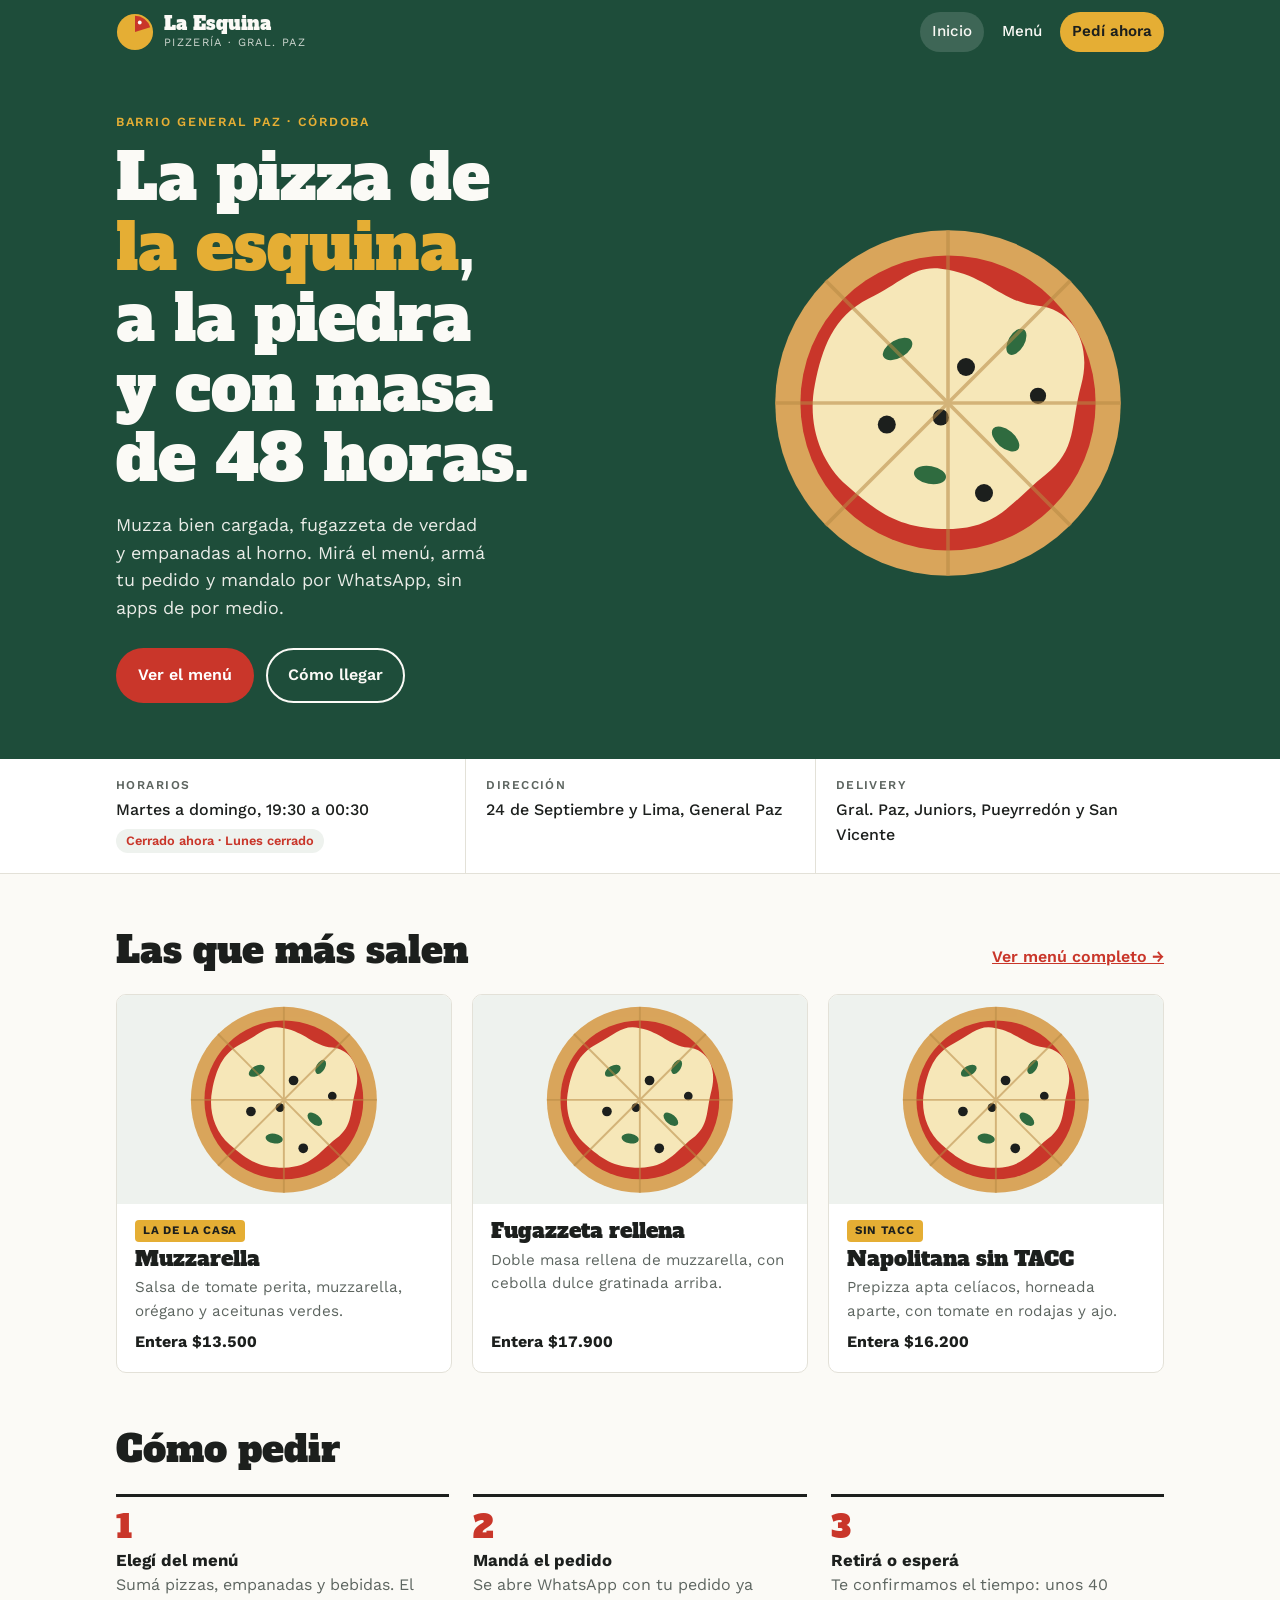
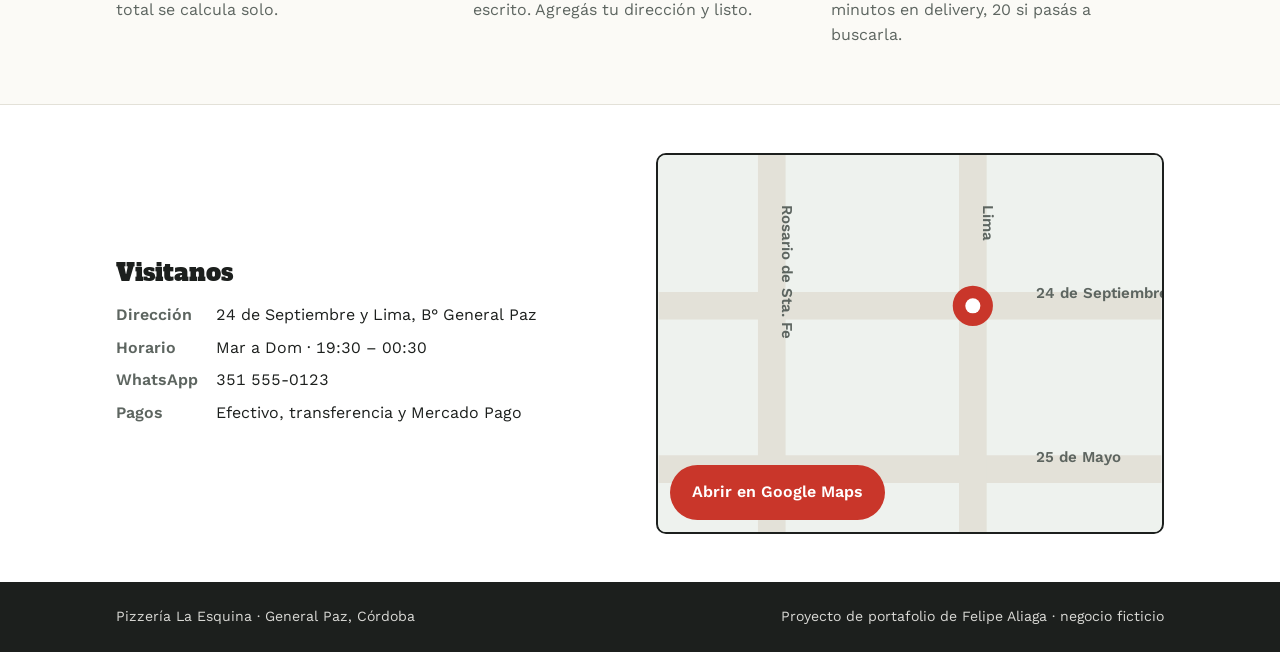
<file: index.html>
<!doctype html>
<html lang="es">
<head>
<meta charset="utf-8">
<meta name="viewport" content="width=device-width, initial-scale=1, viewport-fit=cover">
<title>Pizzería La Esquina</title>
<meta name="claude:viewport-fit-sides" content="cover">
<meta name="description" content="Pizzería de barrio en General Paz, Córdoba. Horno a piedra, menú online y pedidos por WhatsApp.">
<link rel="preconnect" href="https://fonts.googleapis.com">
<link rel="preconnect" href="https://fonts.gstatic.com" crossorigin>
<link rel="stylesheet" href="https://fonts.googleapis.com/css2?family=Alfa+Slab+One&family=Work+Sans:wght@400;500;600;700&display=swap">
<link rel="stylesheet" href="styles.css">
</head>
<body data-page="home">

<svg width="0" height="0" style="position:absolute" aria-hidden="true">
  <defs>
    <symbol id="pizza" viewBox="0 0 200 200">
      <circle cx="100" cy="100" r="96" fill="#D9A55B"/>
      <circle cx="100" cy="100" r="82" fill="#C9362A"/>
      <path d="M100 26c22 4 30 18 50 20s30 22 24 44-2 36-20 50-26 30-54 30-40-10-56-24-22-36-18-56 10-38 30-48 26-20 44-16z" fill="#F6E7B8"/>
      <g fill="#2F6B3F"><ellipse cx="72" cy="70" rx="9" ry="5" transform="rotate(-30 72 70)"/><ellipse cx="132" cy="120" rx="9" ry="5" transform="rotate(40 132 120)"/><ellipse cx="90" cy="140" rx="9" ry="5" transform="rotate(10 90 140)"/><ellipse cx="138" cy="66" rx="8" ry="4.5" transform="rotate(-60 138 66)"/></g>
      <g fill="#1C1F1D"><circle cx="110" cy="80" r="5"/><circle cx="66" cy="112" r="5"/><circle cx="120" cy="150" r="5"/><circle cx="150" cy="96" r="4.5"/><circle cx="96" cy="108" r="4.5"/></g>
      <g stroke="#B88A45" stroke-width="2" opacity=".55"><line x1="100" y1="4" x2="100" y2="196"/><line x1="4" y1="100" x2="196" y2="100"/><line x1="32" y1="32" x2="168" y2="168"/><line x1="168" y1="32" x2="32" y2="168"/></g>
    </symbol>
  </defs>
</svg>

<header class="topbar">
  <div class="wrap">
    <a class="brand" href="index.html" aria-label="Pizzería La Esquina, inicio">
      <svg class="brand-mark" viewBox="0 0 40 40" aria-hidden="true"><circle cx="20" cy="20" r="19" fill="#E5AE34"/><path d="M20 20 L20 3 A17 17 0 0 1 36 15 Z" fill="#C9362A"/><circle cx="25" cy="10" r="2" fill="#FBFAF6"/></svg>
      <span class="brand-name">La Esquina<small>Pizzería · Gral. Paz</small></span>
    </a>
    <nav class="nav" aria-label="Principal">
      <a href="index.html" aria-current="page">Inicio</a>
      <a href="menu.html">Menú</a>
      <a class="btn-wa" href="menu.html#pedido">Pedí ahora</a>
    </nav>
  </div>
</header>

<main>
  <section class="hero">
    <div class="wrap">
      <div class="hero-text">
        <p class="eyebrow">Barrio General Paz · Córdoba</p>
        <h1>La pizza de <em>la esquina</em>, a la piedra y con masa de 48&nbsp;horas.</h1>
        <p class="lead">Muzza bien cargada, fugazzeta de verdad y empanadas al horno. Mirá el menú, armá tu pedido y mandalo por WhatsApp, sin apps de por medio.</p>
        <div class="actions">
          <a class="btn btn-primary" href="menu.html">Ver el menú</a>
          <a class="btn btn-ghost" href="#visitanos">Cómo llegar</a>
        </div>
      </div>
      <div class="hero-art" aria-hidden="true"><svg viewBox="0 0 200 200"><use href="#pizza"/></svg></div>
    </div>
  </section>

  <section class="facts" aria-label="Datos del local">
    <div class="wrap">
      <div class="fact">
        <h3>Horarios</h3>
        <p>Martes a domingo, 19:30 a 00:30</p>
        <span class="open-now" id="open-now">Lunes cerrado</span>
      </div>
      <div class="fact">
        <h3>Dirección</h3>
        <p>24 de Septiembre y Lima, General Paz</p>
      </div>
      <div class="fact">
        <h3>Delivery</h3>
        <p>Gral. Paz, Juniors, Pueyrredón y San Vicente</p>
      </div>
    </div>
  </section>

  <section class="block">
    <div class="wrap">
      <div class="section-head">
        <h2>Las que más salen</h2>
        <a href="menu.html">Ver menú completo →</a>
      </div>
      <div class="featured">
        <article class="dish">
          <div class="dish-art"><svg viewBox="0 0 200 200" aria-hidden="true"><use href="#pizza"/></svg></div>
          <div class="dish-body">
            <span class="tag">La de la casa</span>
            <h3>Muzzarella</h3>
            <p>Salsa de tomate perita, muzzarella, orégano y aceitunas verdes.</p>
            <span class="price">Entera $13.500</span>
          </div>
        </article>
        <article class="dish">
          <div class="dish-art"><svg viewBox="0 0 200 200" aria-hidden="true"><use href="#pizza"/></svg></div>
          <div class="dish-body">
            <h3>Fugazzeta rellena</h3>
            <p>Doble masa rellena de muzzarella, con cebolla dulce gratinada arriba.</p>
            <span class="price">Entera $17.900</span>
          </div>
        </article>
        <article class="dish">
          <div class="dish-art"><svg viewBox="0 0 200 200" aria-hidden="true"><use href="#pizza"/></svg></div>
          <div class="dish-body">
            <span class="tag">Sin TACC</span>
            <h3>Napolitana sin TACC</h3>
            <p>Prepizza apta celíacos, horneada aparte, con tomate en rodajas y ajo.</p>
            <span class="price">Entera $16.200</span>
          </div>
        </article>
      </div>
    </div>
  </section>

  <section class="block" style="padding-top:0">
    <div class="wrap">
      <div class="section-head"><h2>Cómo pedir</h2></div>
      <ol class="steps">
        <li><h3>Elegí del menú</h3><p>Sumá pizzas, empanadas y bebidas. El total se calcula solo.</p></li>
        <li><h3>Mandá el pedido</h3><p>Se abre WhatsApp con tu pedido ya escrito. Agregás tu dirección y listo.</p></li>
        <li><h3>Retirá o esperá</h3><p>Te confirmamos el tiempo: unos 40 minutos en delivery, 20 si pasás a buscarla.</p></li>
      </ol>
    </div>
  </section>

  <section class="visit" id="visitanos">
    <div class="wrap">
      <div>
        <h2>Visitanos</h2>
        <dl>
          <dt>Dirección</dt><dd>24 de Septiembre y Lima, B° General Paz</dd>
          <dt>Horario</dt><dd>Mar a Dom · 19:30 – 00:30</dd>
          <dt>WhatsApp</dt><dd>351 555-0123</dd>
          <dt>Pagos</dt><dd>Efectivo, transferencia y Mercado Pago</dd>
        </dl>
      </div>
      <div class="map-card">
        <svg viewBox="0 0 400 300" aria-label="Mapa ilustrativo de la esquina" role="img">
          <rect width="400" height="300" style="fill:var(--chip)"/>
          <g style="stroke:var(--line)" stroke-width="22"><line x1="0" y1="120" x2="400" y2="120"/><line x1="0" y1="250" x2="400" y2="250"/><line x1="90" y1="0" x2="90" y2="300"/><line x1="250" y1="0" x2="250" y2="300"/></g>
          <g style="fill:var(--muted)" font-family="Work Sans, sans-serif" font-size="12" font-weight="600"><text x="300" y="114">24 de Septiembre</text><text x="258" y="40" transform="rotate(90 258 40)">Lima</text><text x="300" y="244">25 de Mayo</text><text x="98" y="40" transform="rotate(90 98 40)">Rosario de Sta. Fe</text></g>
          <circle cx="250" cy="120" r="16" style="fill:var(--tomato)"/><circle cx="250" cy="120" r="6" fill="#fff"/>
        </svg>
        <a class="btn btn-primary" href="https://www.google.com/maps/search/24+de+Septiembre+y+Lima,+General+Paz,+C%C3%B3rdoba" target="_blank" rel="noopener">Abrir en Google Maps</a>
      </div>
    </div>
  </section>
</main>

<footer class="site">
  <div class="wrap">
    <p>Pizzería La Esquina · General Paz, Córdoba</p>
    <p>Proyecto de portafolio de Felipe Aliaga · negocio ficticio</p>
  </div>
</footer>

<script src="script.js"></script>
</body>
</html>
</file>
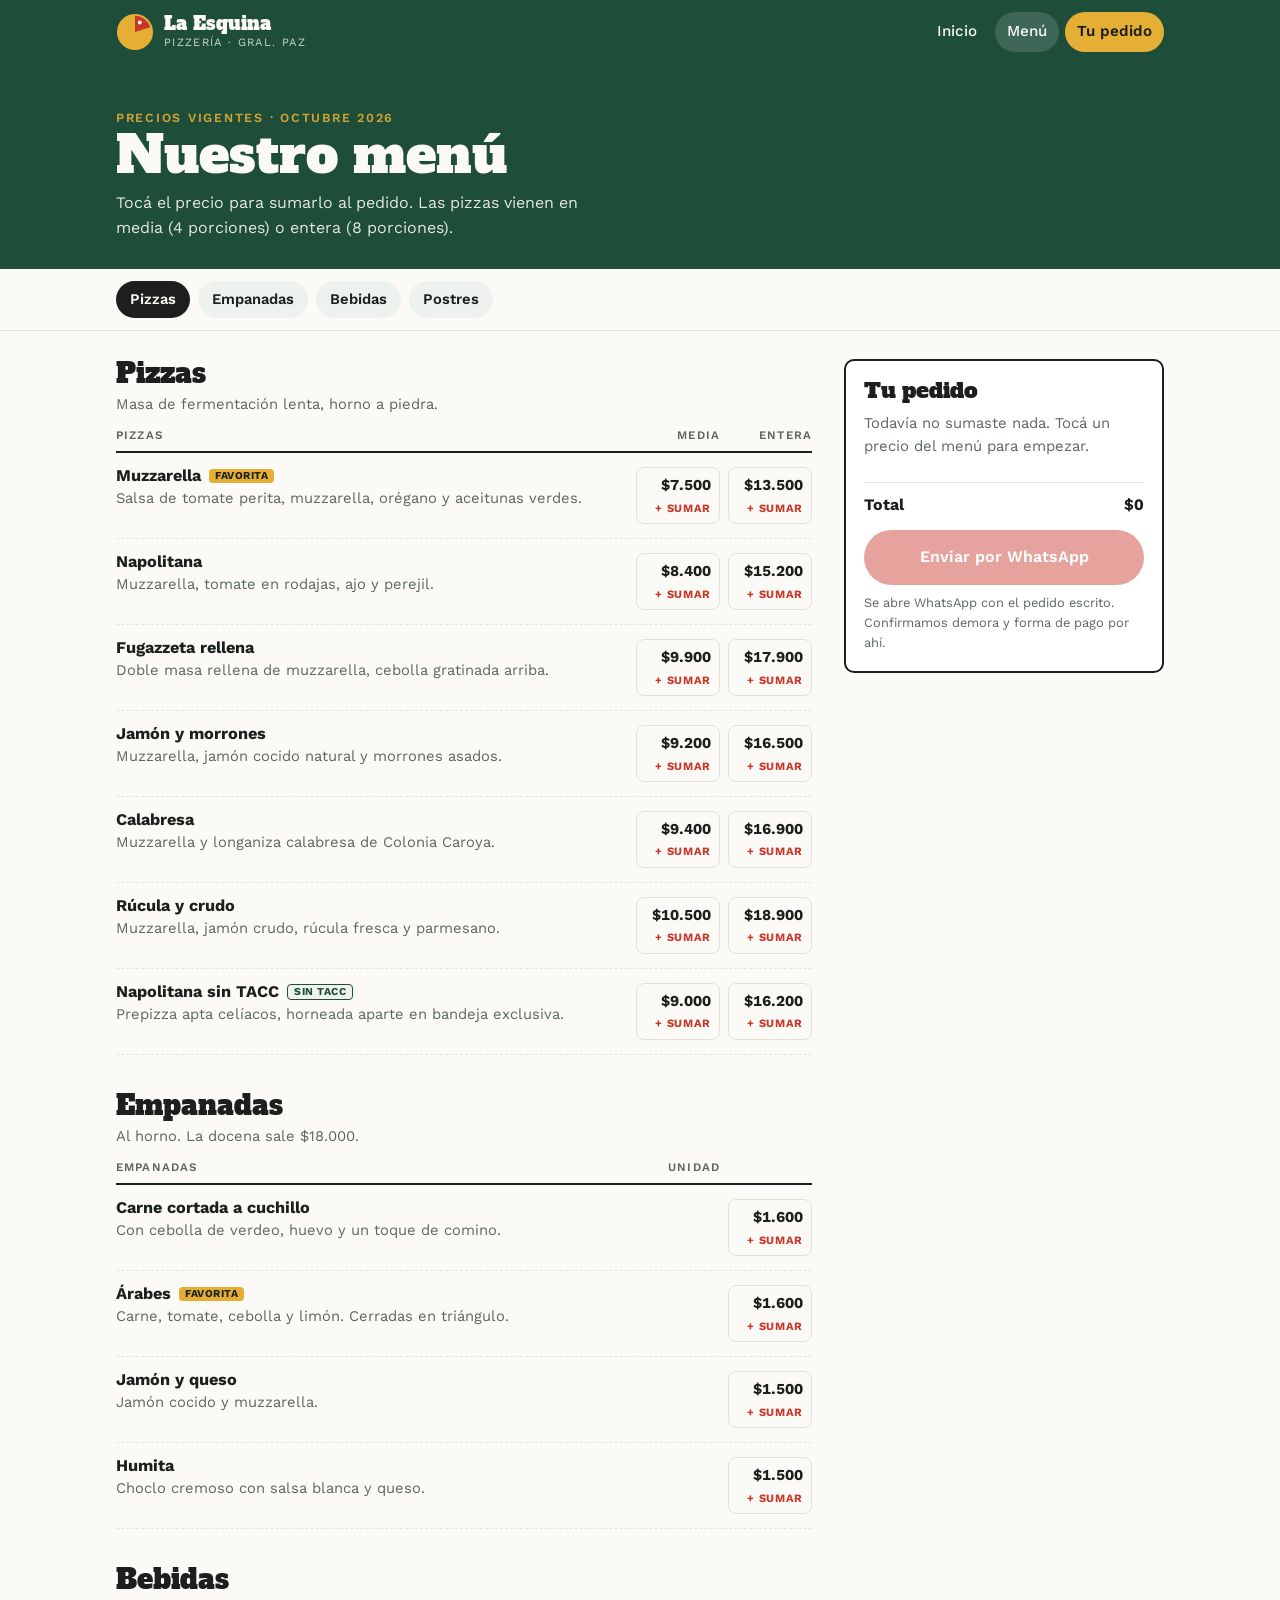
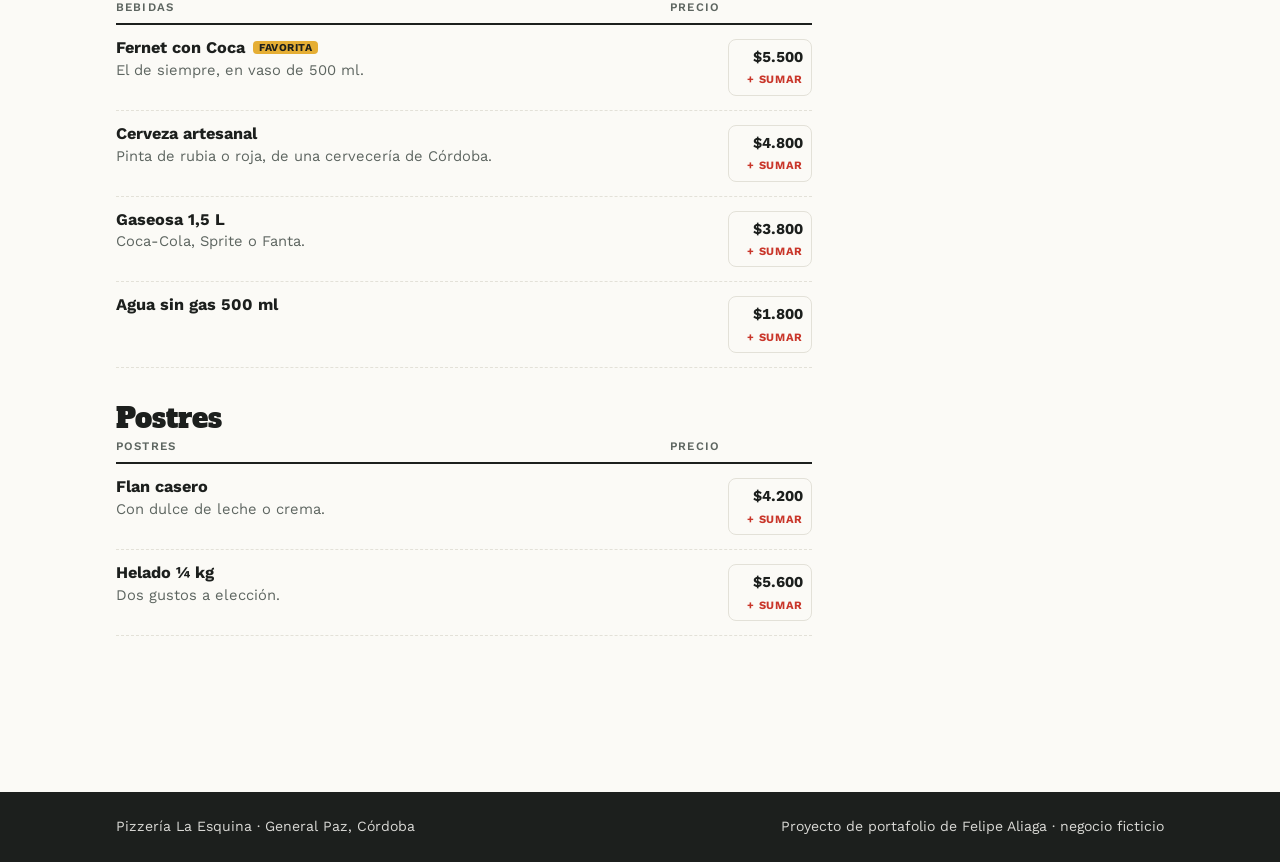
<file: menu.html>
<!doctype html>
<html lang="es">
<head>
<meta charset="utf-8">
<meta name="viewport" content="width=device-width, initial-scale=1, viewport-fit=cover">
<title>Menú · Pizzería La Esquina</title>
<meta name="description" content="Menú de Pizzería La Esquina, General Paz, Córdoba: pizzas, empanadas, bebidas y postres. Armá tu pedido y mandalo por WhatsApp.">
<link rel="preconnect" href="https://fonts.googleapis.com">
<link rel="preconnect" href="https://fonts.gstatic.com" crossorigin>
<link rel="stylesheet" href="https://fonts.googleapis.com/css2?family=Alfa+Slab+One&family=Work+Sans:wght@400;500;600;700&display=swap">
<link rel="stylesheet" href="styles.css">
</head>
<body data-page="menu">

<header class="topbar">
  <div class="wrap">
    <a class="brand" href="index.html" aria-label="Pizzería La Esquina, inicio">
      <svg class="brand-mark" viewBox="0 0 40 40" aria-hidden="true"><circle cx="20" cy="20" r="19" fill="#E5AE34"/><path d="M20 20 L20 3 A17 17 0 0 1 36 15 Z" fill="#C9362A"/><circle cx="25" cy="10" r="2" fill="#FBFAF6"/></svg>
      <span class="brand-name">La Esquina<small>Pizzería · Gral. Paz</small></span>
    </a>
    <nav class="nav" aria-label="Principal">
      <a href="index.html">Inicio</a>
      <a href="menu.html" aria-current="page">Menú</a>
      <a class="btn-wa" href="#pedido">Tu pedido</a>
    </nav>
  </div>
</header>

<main>
  <section class="menu-hero">
    <div class="wrap">
      <p class="eyebrow">Precios vigentes · octubre 2026</p>
      <h1>Nuestro menú</h1>
      <p>Tocá el precio para sumarlo al pedido. Las pizzas vienen en media (4 porciones) o entera (8 porciones).</p>
    </div>
  </section>

  <nav class="cats" aria-label="Categorías del menú">
    <div class="wrap" id="cats"></div>
  </nav>

  <div class="wrap menu-layout">
    <div id="menu"></div>

    <aside class="order" id="pedido" aria-label="Tu pedido">
      <h2>Tu pedido</h2>
      <p class="empty" id="order-empty">Todavía no sumaste nada. Tocá un precio del menú para empezar.</p>
      <ul id="order-list"></ul>
      <div class="total"><span>Total</span><span id="order-total">$0</span></div>
      <a class="btn btn-primary" id="order-send" href="#" target="_blank" rel="noopener" aria-disabled="true">Enviar por WhatsApp</a>
      <small>Se abre WhatsApp con el pedido escrito. Confirmamos demora y forma de pago por ahí.</small>
    </aside>
  </div>
</main>

<div class="mobile-bar" id="mobile-bar" hidden>
  <span><strong id="mobile-count">0</strong> ítems · <strong id="mobile-total">$0</strong></span>
  <a class="btn btn-primary" id="mobile-send" href="#" target="_blank" rel="noopener">Enviar pedido</a>
</div>

<footer class="site">
  <div class="wrap">
    <p>Pizzería La Esquina · General Paz, Córdoba</p>
    <p>Proyecto de portafolio de Felipe Aliaga · negocio ficticio</p>
  </div>
</footer>

<script src="script.js"></script>
</body>
</html>
</file>
<file: styles.css>
/* Pizzería La Esquina — cartel de barrio: slab de vidriera + verde botella + rojo tomate */
:root {
  --paper: #FBFAF6;
  --surface: #FFFFFF;
  --ink: #1C1F1D;
  --muted: #5D6560;
  --line: #E3E1D8;
  --green: #1E4D3A;
  --green-ink: #FBFAF6;
  --tomato: #C9362A;
  --mustard: #E5AE34;
  --chip: #EEF2EE;
  --font-display: "Alfa Slab One", "Rockwell", Georgia, serif;
  --font-body: "Work Sans", system-ui, -apple-system, "Segoe UI", sans-serif;
  --radius: 10px;
  --maxw: 1080px;
  color-scheme: light;
}
@media (prefers-color-scheme: dark) {
  :root:not([data-theme="light"]) {
    --paper: #121614; --surface: #1A201D; --ink: #ECEDE8; --muted: #A3ABA5; --line: #2C3430;
    --green: #2F6B52; --green-ink: #F3F4EF; --tomato: #E8574A; --mustard: #E9B847; --chip: #222A26;
    color-scheme: dark;
  }
}
:root[data-theme="dark"] {
  --paper: #121614; --surface: #1A201D; --ink: #ECEDE8; --muted: #A3ABA5; --line: #2C3430;
  --green: #2F6B52; --green-ink: #F3F4EF; --tomato: #E8574A; --mustard: #E9B847; --chip: #222A26;
  color-scheme: dark;
}

* { box-sizing: border-box; }
body {
  margin: 0;
  background: var(--paper);
  color: var(--ink);
  font-family: var(--font-body);
  font-size: 16px;
  line-height: 1.55;
}
a { color: inherit; }
img, svg { max-width: 100%; }
h1, h2, h3 { font-family: var(--font-display); font-weight: 400; line-height: 1.1; text-wrap: balance; margin: 0; }
.wrap {
  max-width: var(--maxw);
  margin: 0 auto;
  padding-left: max(16px, env(safe-area-inset-left, 0px));
  padding-right: max(16px, env(safe-area-inset-right, 0px));
}
:focus-visible { outline: 3px solid var(--mustard); outline-offset: 2px; }

/* Barra superior */
body::before { content: ""; position: fixed; inset: 0 0 auto; height: env(safe-area-inset-top, 0px); z-index: 10; background: var(--green); }
.topbar { position: sticky; top: env(safe-area-inset-top, 0px); z-index: 5; background: var(--green); color: var(--green-ink); }
.topbar .wrap { display: flex; align-items: center; justify-content: space-between; gap: 12px; padding-block: 12px; flex-wrap: wrap; }
.brand { display: flex; align-items: center; gap: 10px; text-decoration: none; }
.brand-mark { width: 38px; height: 38px; flex: none; }
.brand-name { font-family: var(--font-display); font-size: 1.15rem; line-height: 1; }
.brand-name small { display: block; font-family: var(--font-body); font-size: .7rem; letter-spacing: .12em; text-transform: uppercase; opacity: .8; margin-top: 3px; }
.nav { display: flex; gap: 6px; align-items: center; }
.nav a { text-decoration: none; padding: 8px 12px; border-radius: 999px; font-weight: 500; font-size: .95rem; }
.nav a[aria-current="page"] { background: rgba(255,255,255,.14); }
.nav a:hover { background: rgba(255,255,255,.1); }
.nav .btn-wa { background: var(--mustard); color: #1C1F1D; font-weight: 600; }
.nav .btn-wa:hover { background: var(--mustard); filter: brightness(1.05); }

/* Botones */
.btn { display: inline-flex; align-items: center; gap: 8px; padding: 13px 20px; border-radius: 999px; font-weight: 600; text-decoration: none; border: 2px solid transparent; cursor: pointer; font: inherit; font-weight: 600; }
.btn-primary { background: var(--tomato); color: #fff; }
.btn-primary:hover { filter: brightness(1.06); }
.btn-ghost { border-color: currentColor; background: transparent; color: var(--ink); }

/* Home: portada */
.hero { background: var(--green); color: var(--green-ink); overflow: hidden; }
.hero .wrap { display: grid; grid-template-columns: 1.15fr .85fr; gap: 32px; align-items: center; padding-block: 48px 56px; }
.hero-text { min-width: 0; }
.eyebrow { text-transform: uppercase; letter-spacing: .14em; font-size: .78rem; font-weight: 600; color: var(--mustard); margin: 0 0 12px; }
.hero h1 { font-size: clamp(2.3rem, 5.6vw, 4rem); }
.hero h1 em { font-style: normal; color: var(--mustard); }
.hero p.lead { font-size: 1.12rem; max-width: 34ch; margin: 16px 0 26px; opacity: .92; }
.hero .actions { display: flex; flex-wrap: wrap; gap: 12px; }
.hero .btn-ghost { color: var(--green-ink); }
.hero-art { justify-self: center; width: min(360px, 100%); aspect-ratio: 1; max-width: 100%; }
.hero-art svg { width: 100%; height: 100%; animation: spin 60s linear infinite; }
@keyframes spin { to { transform: rotate(360deg); } }
@media (prefers-reduced-motion: reduce) { .hero-art svg { animation: none; } }

/* Franja de datos */
.facts { border-bottom: 1px solid var(--line); background: var(--surface); }
.facts .wrap { display: grid; grid-template-columns: repeat(3, 1fr); gap: 0; padding-block: 0; }
.fact { padding: 20px 20px 20px 0; min-width: 0; }
.fact + .fact { border-left: 1px solid var(--line); padding-left: 20px; }
.fact h3 { font-family: var(--font-body); font-size: .75rem; letter-spacing: .12em; text-transform: uppercase; color: var(--muted); font-weight: 600; margin-bottom: 6px; }
.fact p { margin: 0; font-weight: 500; }
.fact .open-now { display: inline-block; margin-top: 6px; font-size: .8rem; font-weight: 600; padding: 2px 10px; border-radius: 999px; background: var(--chip); }
.fact .open-now[data-open="true"] { color: var(--green); }
.fact .open-now[data-open="false"] { color: var(--tomato); }

section.block { padding-block: 56px; }
.section-head { display: flex; justify-content: space-between; align-items: end; gap: 16px; margin-bottom: 24px; flex-wrap: wrap; }
.section-head h2 { font-size: clamp(1.7rem, 3.4vw, 2.3rem); }
.section-head a { font-weight: 600; color: var(--tomato); }

/* Destacadas */
.featured { display: grid; grid-template-columns: repeat(3, 1fr); gap: 20px; }
.dish { background: var(--surface); border: 1px solid var(--line); border-radius: var(--radius); overflow: hidden; display: flex; flex-direction: column; min-width: 0; }
.dish-art { aspect-ratio: 16/10; display: grid; place-items: center; background: var(--chip); }
.dish-art svg { width: 58%; height: auto; }
.dish-body { padding: 16px 18px 18px; display: flex; flex-direction: column; gap: 6px; flex: 1; }
.dish-body h3 { font-size: 1.3rem; }
.dish-body p { margin: 0; color: var(--muted); font-size: .95rem; flex: 1; }
.price { font-variant-numeric: tabular-nums; font-weight: 700; }
.tag { display: inline-block; font-size: .72rem; font-weight: 700; letter-spacing: .06em; text-transform: uppercase; padding: 2px 8px; border-radius: 4px; background: var(--mustard); color: #1C1F1D; align-self: flex-start; }

/* Cómo pedir */
.steps { display: grid; grid-template-columns: repeat(3, 1fr); gap: 24px; counter-reset: s; list-style: none; padding: 0; margin: 0; }
.steps li { counter-increment: s; border-top: 3px solid var(--ink); padding-top: 14px; min-width: 0; }
.steps li::before { content: counter(s); font-family: var(--font-display); font-size: 2rem; color: var(--tomato); display: block; line-height: 1; margin-bottom: 8px; }
.steps h3 { font-family: var(--font-body); font-weight: 700; font-size: 1.05rem; margin-bottom: 4px; }
.steps p { margin: 0; color: var(--muted); }

/* Ubicación */
.visit { background: var(--surface); border-top: 1px solid var(--line); }
.visit .wrap { display: grid; grid-template-columns: 1fr 1fr; gap: 32px; align-items: center; padding-block: 48px; }
.visit dl { display: grid; grid-template-columns: auto 1fr; gap: 8px 18px; margin: 16px 0 0; }
.visit dt { font-weight: 600; color: var(--muted); }
.visit dd { margin: 0; font-variant-numeric: tabular-nums; }
.map-card { border: 2px solid var(--ink); border-radius: var(--radius); aspect-ratio: 4/3; max-width: 100%; position: relative; overflow: hidden; background: var(--chip); }
.map-card svg { width: 100%; height: 100%; display: block; }
.map-card a { position: absolute; left: 12px; bottom: 12px; }

footer.site { background: var(--ink); color: var(--paper); }
footer.site .wrap { padding-block: 24px; display: flex; justify-content: space-between; gap: 12px; flex-wrap: wrap; font-size: .88rem; }
footer.site p { margin: 0; opacity: .85; }

/* Menú */
.menu-hero { background: var(--green); color: var(--green-ink); }
.menu-hero .wrap { padding-block: 36px 28px; }
.menu-hero h1 { font-size: clamp(2.1rem, 5vw, 3.2rem); }
.menu-hero p { margin: 8px 0 0; opacity: .9; max-width: 50ch; }
.cats { position: sticky; top: calc(env(safe-area-inset-top, 0px) + var(--topbar-h, 62px)); z-index: 4; background: var(--paper); border-bottom: 1px solid var(--line); }
.cats .wrap { display: flex; gap: 8px; overflow-x: auto; padding-block: 12px; scrollbar-width: none; }
.cats a { flex: none; text-decoration: none; padding: 7px 14px; border-radius: 999px; background: var(--chip); font-weight: 600; font-size: .92rem; }
.cats a.active { background: var(--ink); color: var(--paper); }
.menu-layout { display: grid; grid-template-columns: 1fr 320px; gap: 32px; align-items: start; padding-block: 28px 120px; }
.menu-cat { scroll-margin-top: 140px; margin-bottom: 36px; }
.menu-cat > h2 { font-size: 1.7rem; margin-bottom: 4px; }
.menu-cat > p.note { margin: 0 0 12px; color: var(--muted); font-size: .92rem; }
.cols-head { display: grid; grid-template-columns: 1fr 84px 84px; gap: 8px; font-size: .72rem; text-transform: uppercase; letter-spacing: .1em; color: var(--muted); font-weight: 600; padding: 0 0 6px; border-bottom: 2px solid var(--ink); }
.cols-head span:not(:first-child) { text-align: right; }
.item { display: grid; grid-template-columns: 1fr 84px 84px; gap: 8px; padding: 14px 0; border-bottom: 1px dashed var(--line); align-items: start; }
.item.single { grid-template-columns: 1fr 84px; }
.item h3 { font-family: var(--font-body); font-weight: 700; font-size: 1.02rem; display: flex; gap: 8px; align-items: center; flex-wrap: wrap; }
.item p { margin: 2px 0 0; color: var(--muted); font-size: .92rem; }
.item .info { min-width: 0; }
.add { justify-self: end; display: flex; flex-direction: column; align-items: flex-end; gap: 2px; background: none; border: 1px solid var(--line); border-radius: 8px; padding: 6px 8px; cursor: pointer; color: var(--ink); font: inherit; width: 100%; }
.add:hover { border-color: var(--tomato); }
.add .price { font-size: .95rem; }
.add .plus { font-size: .7rem; font-weight: 700; color: var(--tomato); text-transform: uppercase; letter-spacing: .06em; }
.badge { font-size: .66rem; font-weight: 700; padding: 1px 6px; border-radius: 4px; letter-spacing: .05em; text-transform: uppercase; }
.badge.tacc { background: var(--chip); color: var(--green); border: 1px solid var(--green); }
.badge.star { background: var(--mustard); color: #1C1F1D; }

.order { position: sticky; top: 140px; background: var(--surface); border: 2px solid var(--ink); border-radius: var(--radius); padding: 18px; }
.order h2 { font-size: 1.35rem; margin-bottom: 10px; }
.order ul { list-style: none; padding: 0; margin: 0 0 12px; display: flex; flex-direction: column; gap: 8px; max-height: 300px; overflow: auto; }
.order li { display: grid; grid-template-columns: 1fr auto; gap: 6px; align-items: center; font-size: .93rem; }
.qty { display: inline-flex; align-items: center; gap: 6px; }
.qty button { width: 26px; height: 26px; border-radius: 50%; border: 1px solid var(--line); background: var(--chip); color: var(--ink); cursor: pointer; font-weight: 700; line-height: 1; }
.order .empty { color: var(--muted); font-size: .93rem; margin: 0 0 12px; }
.order .total { display: flex; justify-content: space-between; font-weight: 700; border-top: 1px solid var(--line); padding-top: 10px; margin-bottom: 12px; font-variant-numeric: tabular-nums; }
.order .btn { width: 100%; justify-content: center; }
.order .btn[aria-disabled="true"] { opacity: .45; pointer-events: none; }
.order small { display: block; color: var(--muted); margin-top: 8px; font-size: .8rem; }

.mobile-bar { display: none; }

@media (max-width: 860px) {
  .hero .wrap { grid-template-columns: 1fr; padding-block: 36px 40px; }
  .hero-art { width: min(240px, 70%); order: -1; }
  .featured, .steps { grid-template-columns: 1fr; }
  .visit .wrap { grid-template-columns: 1fr; }
  .menu-layout { grid-template-columns: 1fr; }
  .order { position: static; }
  .mobile-bar { display: flex; position: fixed; left: 0; right: 0; bottom: 0; z-index: 6; background: var(--ink); color: var(--paper);
    padding: 12px max(16px, env(safe-area-inset-right, 0px)) calc(12px + env(safe-area-inset-bottom, 0px)) max(16px, env(safe-area-inset-left, 0px));
    justify-content: space-between; align-items: center; gap: 12px; }
  .mobile-bar .btn { padding: 10px 16px; }
  .mobile-bar[hidden] { display: none !important; }
}
@media (max-width: 600px) {
  .facts .wrap { grid-template-columns: 1fr; }
  .fact, .fact + .fact { padding: 14px 0; border-left: 0; }
  .fact + .fact { border-top: 1px solid var(--line); }
  .nav a:not(.btn-wa):not([aria-current="page"]) { display: none; }
  .cols-head, .item { grid-template-columns: 1fr 74px 74px; }
  .item.single { grid-template-columns: 1fr 74px; }
}

.add .plus { white-space: nowrap; }
@media (max-width: 600px) {
  .topbar .wrap { flex-wrap: nowrap; }
  .brand-name small { display: none; }
  .nav a { padding: 7px 10px; font-size: .88rem; }
  .add .plus { font-size: .62rem; }
}
</file>
